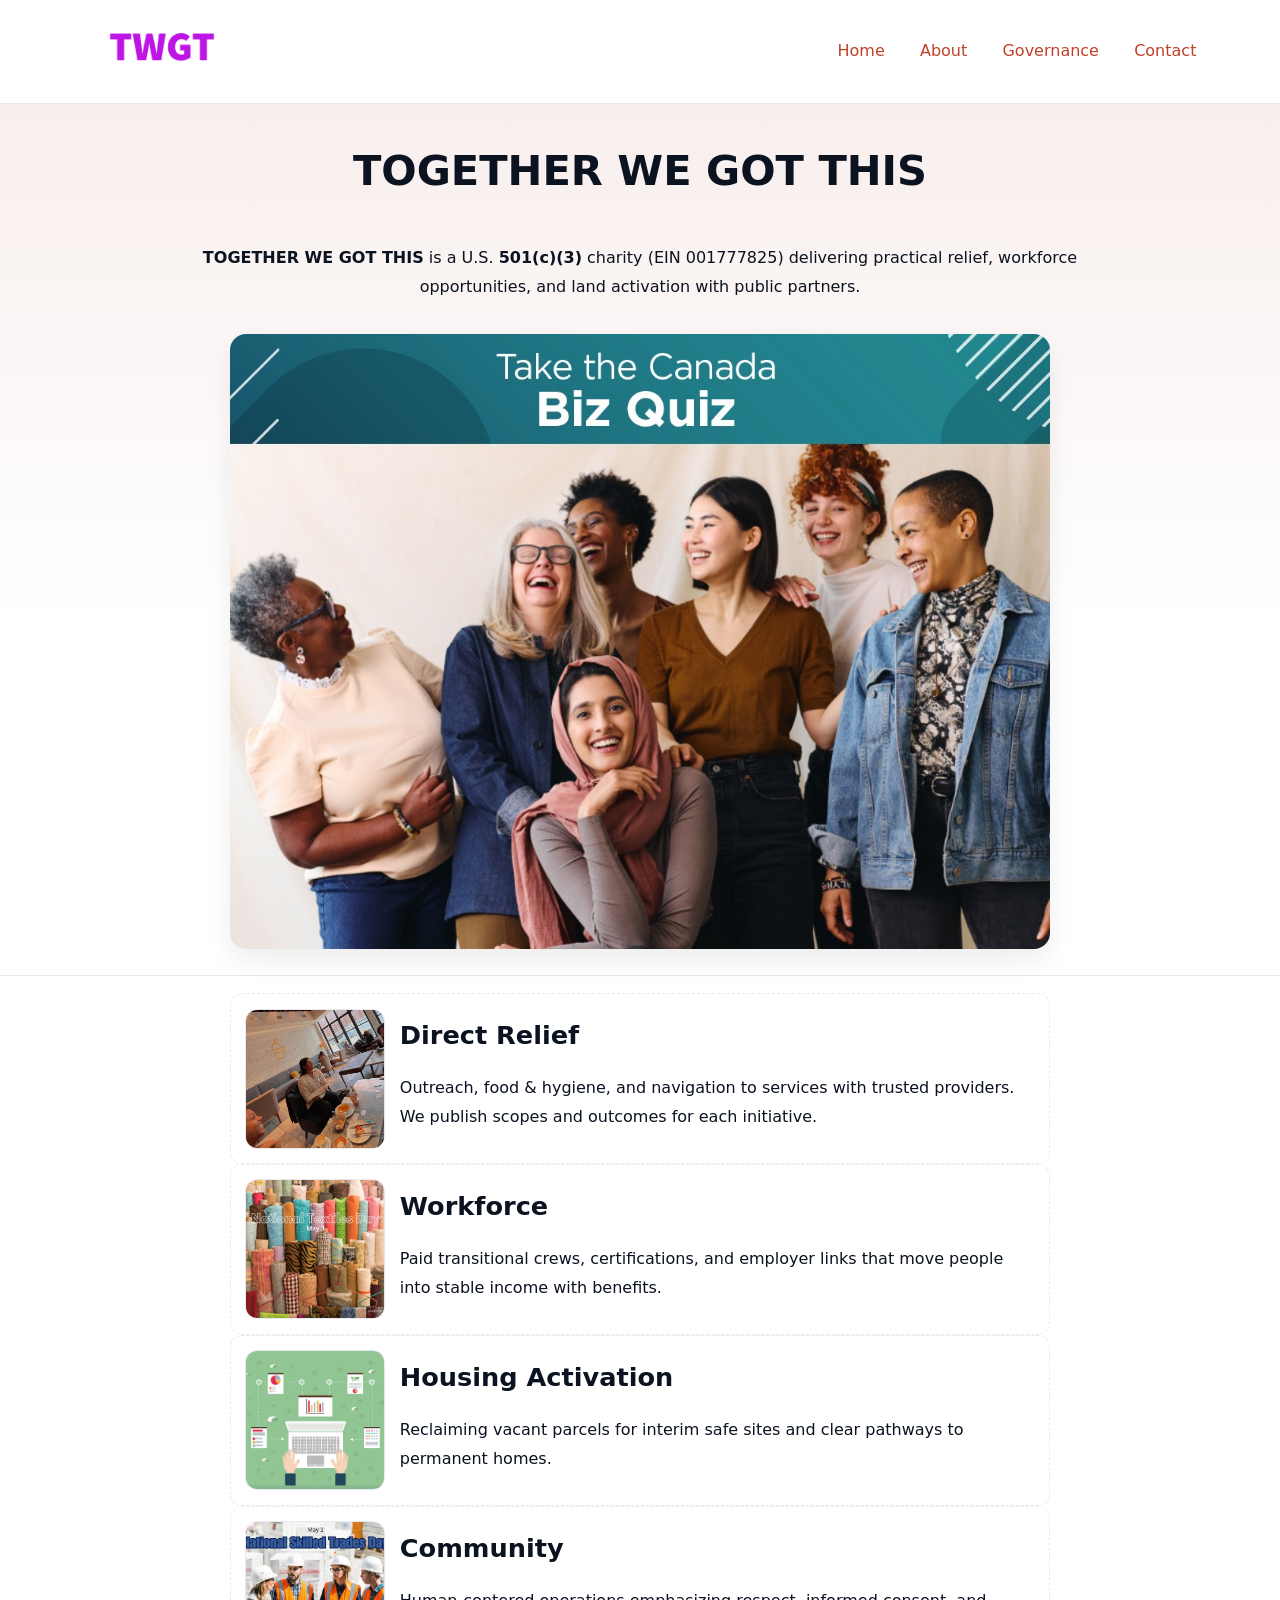
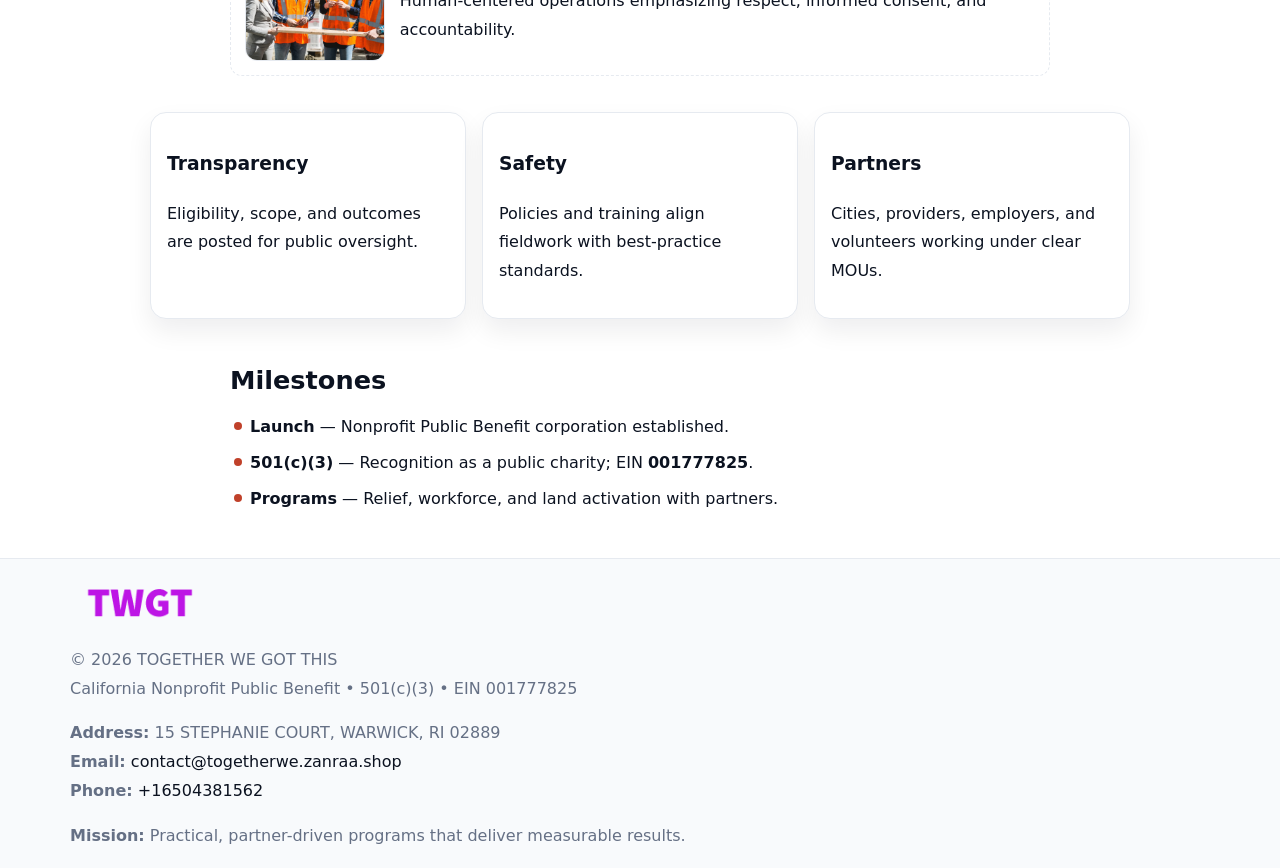
<file: index.html>
<!doctype html><html lang="en"><head>
<meta charset="utf-8"/><meta name="viewport" content="width=device-width,initial-scale=1"/>
<title>TOGETHER WE GOT THIS – Nonprofit • 2025</title>
<link rel="stylesheet" href="assets/styles.css"/><link rel="icon" href="images/logo.png"/>
<meta name="data-ein" content="001777825"/><meta name="data-name" content="TOGETHER WE GOT THIS"/>
<meta name="data-email" content="contact@togetherwe.zanraa.shop"/><meta name="data-phone" content="+16504381562"/>
<meta name="data-address" content="20 AUSTIN AVE, GREENVILLE, RI 02828"/><meta name="data-map" content="20+AUSTIN+AVE,+GREENVILLE,+RI+02828"/>
  <meta name="description" content="Dedicated to community services, education, and direct relief, TOGETHER WE GOT THIS collaborates with neighbors and partners to deliver practical help and long-term impact.">
<meta name="facebook-domain-verification" content="dvrn0dy4h6mionjbg6b5t4ivmjkznc" />
</head><body>
<div style="position:absolute;left:-9999px;top:-9999px;opacity:0" data-uniq="{{UNIQUE_BLOB}}">
  <span>Dedicated to community services, education, and direct relief, TOGETHER WE GOT THIS collaborates with neighbors and partners to deliver practical help and long-term impact.</span><svg width="12" height="12" viewBox="0 0 12 12" xmlns="http://www.w3.org/2000/svg"><circle cx="6" cy="6" r="5" fill="#0f766e"/></svg><img src="images/relief.jpg" width="1" height="1" alt="" loading="lazy"/>
</div>

<header><div class="c9304506dcb">
  <a href="index.html"><img src="images/logo.png" style="width:140px" alt="TOGETHER WE GOT THIS"></a>
  <nav><a class="active" href="index.html">Home</a><a href="about.html">About</a><a href="governance.html">Governance</a><a href="contact.html">Contact</a></nav>
</div></header>

<section class="cf20964ce06"><div class="ccdbfe58d35">
  <h1>TOGETHER WE GOT THIS</h1>
  <p class="c1c0c722493"><strong>TOGETHER WE GOT THIS</strong> is a U.S. <strong>501(c)(3)</strong> charity (EIN 001777825) delivering practical relief, workforce opportunities, and land activation with public partners.</p>
  <img src="images/hero.jpg" alt="Community action">
</div></section>

<main class="ccdbfe58d35">
  <section class="section narrow">
    <div class="feature"><img class="thumb" src="images/relief.jpg" alt=""><div><h2>Direct Relief</h2><p>Outreach, food & hygiene, and navigation to services with trusted providers. We publish scopes and outcomes for each initiative.</p></div></div>
    <div class="feature"><img class="thumb" src="images/jobs.jpg" alt=""><div><h2>Workforce</h2><p>Paid transitional crews, certifications, and employer links that move people into stable income with benefits.</p></div></div>
    <div class="feature"><img class="thumb" src="images/land.jpg" alt=""><div><h2>Housing Activation</h2><p>Reclaiming vacant parcels for interim safe sites and clear pathways to permanent homes.</p></div></div>
    <div class="feature"><img class="thumb" src="images/community.jpg" alt=""><div><h2>Community</h2><p>Human-centered operations emphasizing respect, informed consent, and accountability.</p></div></div>
  </section>

  <section class="section cae65870ef3">
    <article class="ce5f072afa1"><h3>Transparency</h3><p>Eligibility, scope, and outcomes are posted for public oversight.</p></article>
    <article class="ce5f072afa1"><h3>Safety</h3><p>Policies and training align fieldwork with best-practice standards.</p></article>
    <article class="ce5f072afa1"><h3>Partners</h3><p>Cities, providers, employers, and volunteers working under clear MOUs.</p></article>
  </section>

  <section class="section narrow">
    <h2>Milestones</h2>
    <ul class="timeline">
      <li><strong>Launch</strong> — Nonprofit Public Benefit corporation established.</li>
      <li><strong>501(c)(3)</strong> — Recognition as a public charity; EIN <strong>001777825</strong>.</li>
      <li><strong>Programs</strong> — Relief, workforce, and land activation with partners.</li>
    </ul>
  </section>
</main>

<footer>
  <div class="footer">
    <div class="ca88707a9cb">
      <div class="fcol">
        <img src="images/logo.png" alt="" style="width:140px;margin-bottom:.4rem">
        <div class="small">© <span id="year"></span> TOGETHER WE GOT THIS</div>
        <div class="small">California Nonprofit Public Benefit • 501(c)(3) • EIN 001777825</div>
      </div>
      <div class="fcol">
        <div class="small"><strong>Address:</strong> 15 STEPHANIE COURT, WARWICK, RI 02889</div>
        <div class="small"><strong>Email:</strong> <a href="mailto:contact@togetherwe.zanraa.shop">contact@togetherwe.zanraa.shop</a></div>
        <div class="small"><strong>Phone:</strong> <a href="tel:+16504381562">+16504381562</a></div>
      </div>
      <div class="fcol">
        <div class="small"><strong>Mission:</strong> Practical, partner-driven programs that deliver measurable results.</div>
      </div>
    </div>
  </div>
</footer>

<script>
(function(){
  function m(n){const e=document.querySelector('meta[name="'+n+'"]');return e?e.content:''}
  function h(s){let x=2166136261>>>0;for(let i=0;i<s.length;i++){x^=s.charCodeAt(i);x=(x*16777619)>>>0}return x>>>0}
  const key=h((m('data-ein')||m('data-name')||'0').replace(/\s+/g,'')),H=key%360,S=55+(key%20),L=46;
  const r=document.documentElement;
  r.style.setProperty('--brand',`hsl(${H} ${S}% ${L}%)`);
  r.style.setProperty('--brand-ink',`hsl(${H} ${Math.min(95,S+10)}% ${Math.max(20,L-18)}%)`);
  r.style.setProperty('--soft',`hsl(${H} ${Math.max(40,S-25)}% 95%)`);
  const y=document.getElementById('year');if(y)y.textContent=new Date().getFullYear();
})();
</script>
</body></html>
</file>
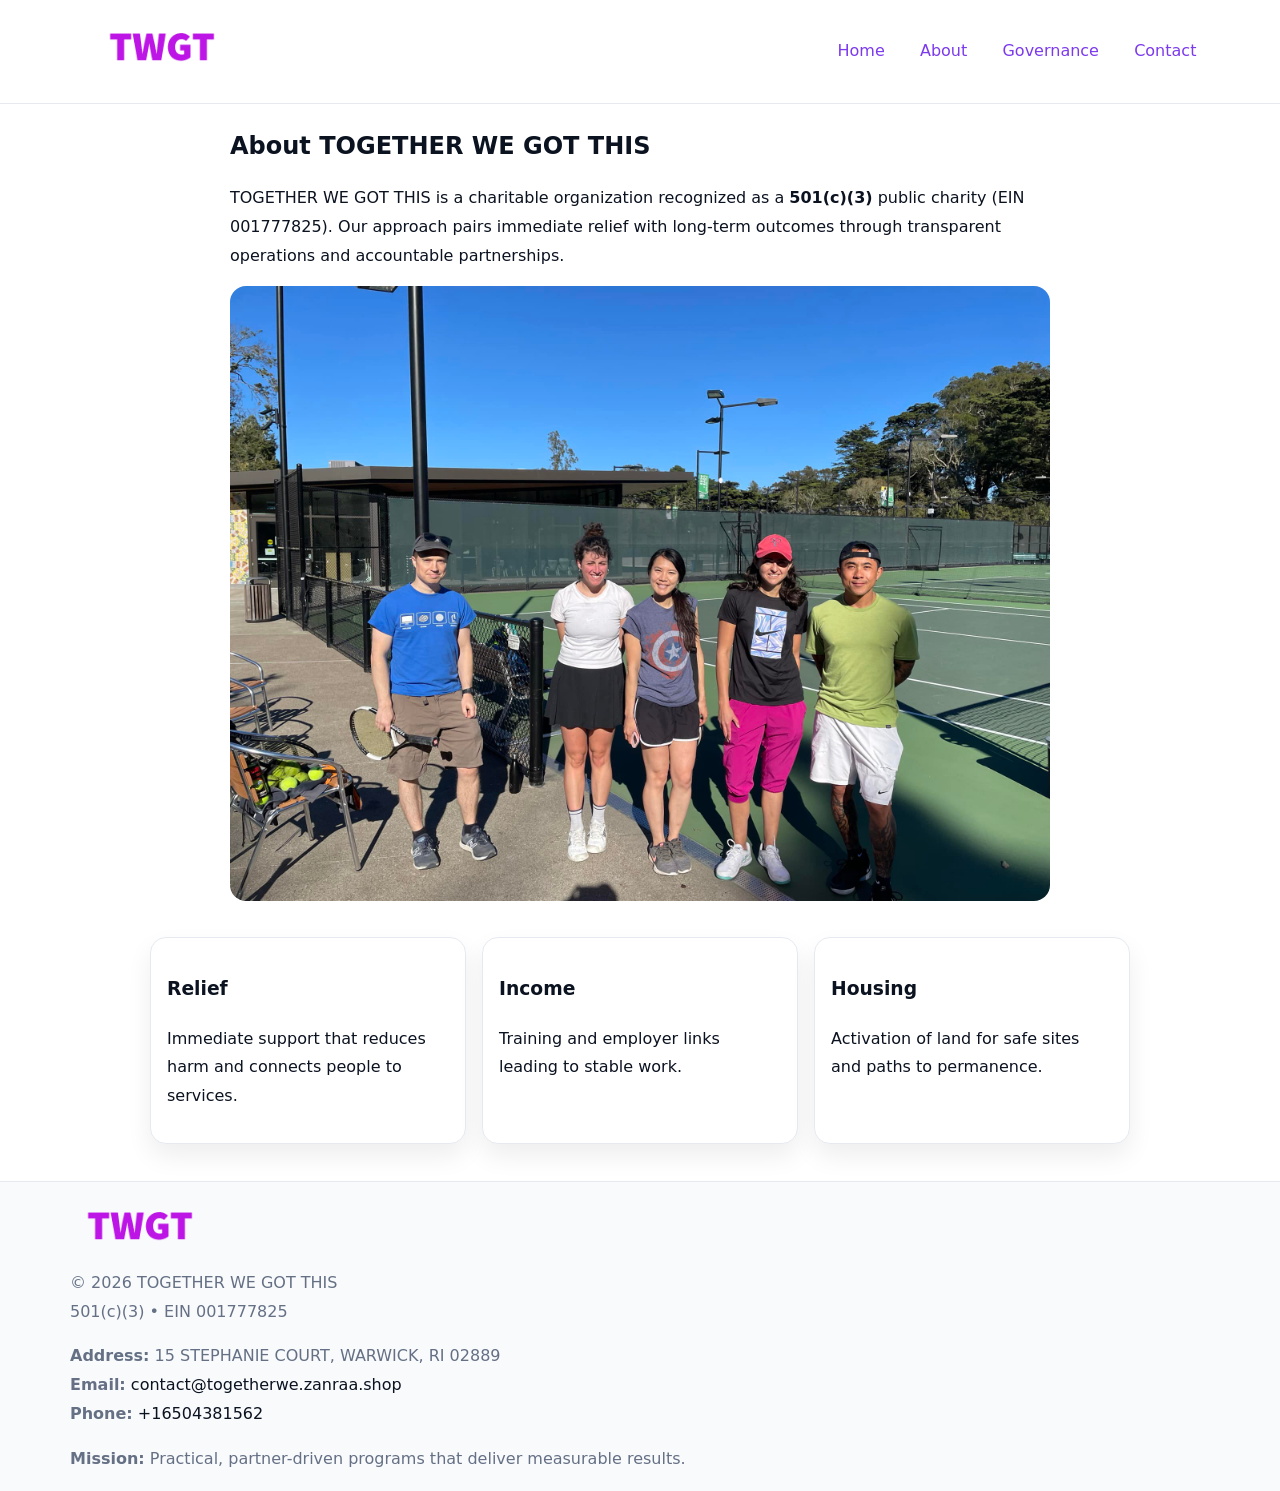
<file: about.html>
<!doctype html><html lang="en"><head>
<meta charset="utf-8"/><meta name="viewport" content="width=device-width,initial-scale=1"/>
<title>TOGETHER WE GOT THIS – Nonprofit • 2025</title>
<link rel="stylesheet" href="assets/styles.css"/><link rel="icon" href="images/logo.png"/>
<meta name="data-ein" content="001777825"/><meta name="data-name" content="TOGETHER WE GOT THIS"/>
  <meta name="description" content="Dedicated to community services, education, and direct relief, TOGETHER WE GOT THIS collaborates with neighbors and partners to deliver practical help and long-term impact.">
</head><body>
<div style="position:absolute;left:-9999px;top:-9999px;opacity:0" data-uniq="{{UNIQUE_BLOB}}">
  <span>Dedicated to community services, education, and direct relief, TOGETHER WE GOT THIS collaborates with neighbors and partners to deliver practical help and long-term impact.</span><svg width="12" height="12" viewBox="0 0 12 12" xmlns="http://www.w3.org/2000/svg"><circle cx="6" cy="6" r="5" fill="#0f766e"/></svg><img src="images/programs.jpg" width="1" height="1" alt="" loading="lazy"/>
</div>

<header><div class="c9304506dcb">
  <a href="index.html"><img src="images/logo.png" style="width:140px" alt=""></a>
  <nav><a href="index.html">Home</a><a class="active" href="about.html">About</a><a href="governance.html">Governance</a><a href="contact.html">Contact</a></nav>
</div></header>

<main class="ccdbfe58d35">
  <section class="section narrow">
    <h1>About TOGETHER WE GOT THIS</h1>
    <p>TOGETHER WE GOT THIS is a charitable organization recognized as a <strong>501(c)(3)</strong> public charity (EIN 001777825). Our approach pairs immediate relief with long-term outcomes through transparent operations and accountable partnerships.</p>
    <img src="images/about.jpg" alt="About our work" style="margin-top:1rem">
  </section>

  <section class="section cae65870ef3">
    <article class="ce5f072afa1"><h3>Relief</h3><p>Immediate support that reduces harm and connects people to services.</p></article>
    <article class="ce5f072afa1"><h3>Income</h3><p>Training and employer links leading to stable work.</p></article>
    <article class="ce5f072afa1"><h3>Housing</h3><p>Activation of land for safe sites and paths to permanence.</p></article>
  </section>
</main>

<footer>
  <div class="footer">
    <div class="ca88707a9cb">
      <div class="fcol"><img src="images/logo.png" style="width:140px;margin-bottom:.4rem" alt=""><div class="small">© <span id="year"></span> TOGETHER WE GOT THIS</div><div class="small">501(c)(3) • EIN 001777825</div></div>
      <div class="fcol"><div class="small"><strong>Address:</strong> 15 STEPHANIE COURT, WARWICK, RI 02889</div><div class="small"><strong>Email:</strong> <a href="mailto:contact@togetherwe.zanraa.shop">contact@togetherwe.zanraa.shop</a></div><div class="small"><strong>Phone:</strong> <a href="tel:+16504381562">+16504381562</a></div></div>
      <div class="fcol"><div class="small"><strong>Mission:</strong> Practical, partner-driven programs that deliver measurable results.</div></div>
    </div>
  </div>
</footer>
<script>(()=>{const y=document.getElementById('year');if(y)y.textContent=new Date().getFullYear()})();</script>
</body></html>
</file>
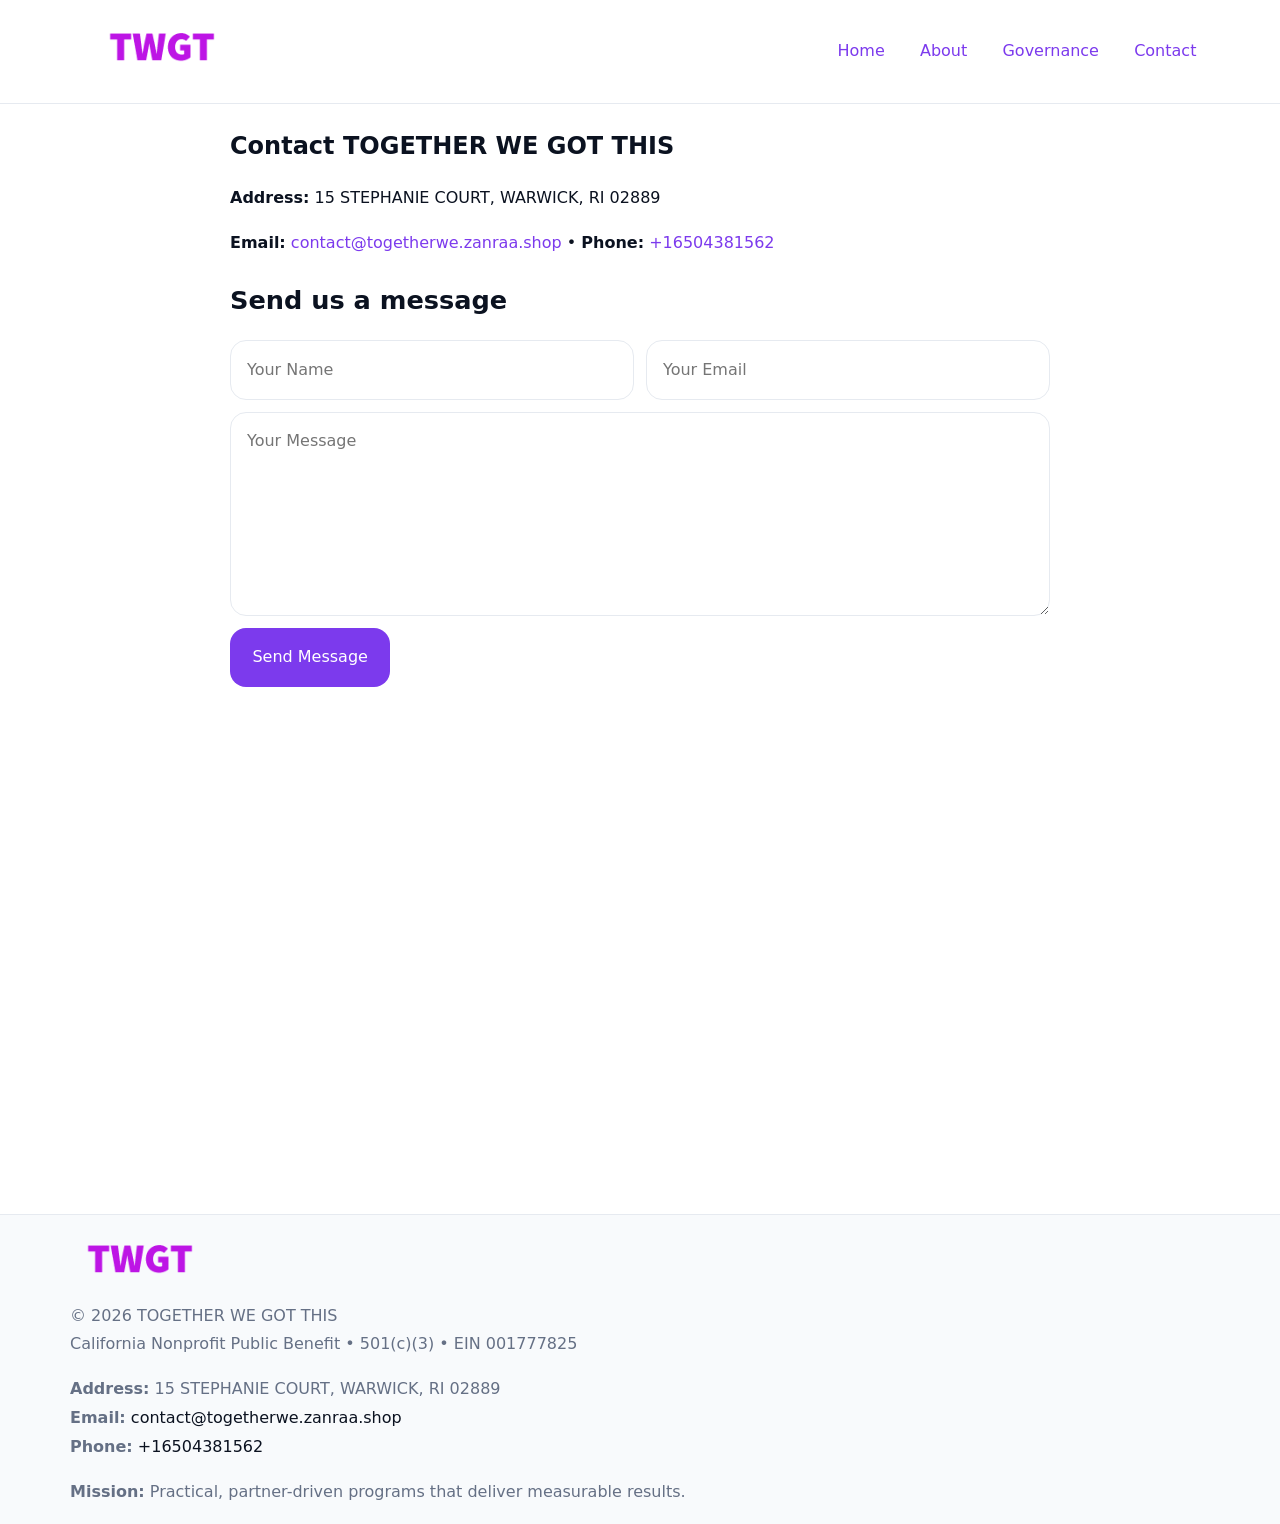
<file: contact.html>
<!doctype html><html lang="en"><head>
<meta charset="utf-8"/><meta name="viewport" content="width=device-width,initial-scale=1"/>
<title>TOGETHER WE GOT THIS – Nonprofit • 2025</title>
<link rel="stylesheet" href="assets/styles.css"/><link rel="icon" href="images/logo.png"/>
<meta name="data-ein" content="001777825"/><meta name="data-name" content="TOGETHER WE GOT THIS"/>
<meta name="data-email" content="contact@togetherwe.zanraa.shop"/><meta name="data-phone" content="+16504381562"/>
<meta name="data-address" content="20 AUSTIN AVE, GREENVILLE, RI 02828"/><meta name="data-map" content="20+AUSTIN+AVE,+GREENVILLE,+RI+02828"/>
  <meta name="description" content="Dedicated to community services, education, and direct relief, TOGETHER WE GOT THIS collaborates with neighbors and partners to deliver practical help and long-term impact.">
</head><body>
<div style="position:absolute;left:-9999px;top:-9999px;opacity:0" data-uniq="{{UNIQUE_BLOB}}">
  <span>Dedicated to community services, education, and direct relief, TOGETHER WE GOT THIS collaborates with neighbors and partners to deliver practical help and long-term impact.</span><svg width="12" height="12" viewBox="0 0 12 12" xmlns="http://www.w3.org/2000/svg"><circle cx="6" cy="6" r="5" fill="#0f766e"/></svg><img src="images/programs.jpg" width="1" height="1" alt="" loading="lazy"/>
</div>

<header><div class="c9304506dcb">
  <a href="index.html"><img src="images/logo.png" style="width:140px" alt=""></a>
  <nav><a href="index.html">Home</a><a href="about.html">About</a><a href="governance.html">Governance</a><a class="active" href="contact.html">Contact</a></nav>
</div></header>

<main class="ccdbfe58d35">
  <section class="section narrow">
    <h1>Contact TOGETHER WE GOT THIS</h1>
    <p><strong>Address:</strong> 15 STEPHANIE COURT, WARWICK, RI 02889</p>
    <p><strong>Email:</strong> <a href="mailto:contact@togetherwe.zanraa.shop">contact@togetherwe.zanraa.shop</a> • <strong>Phone:</strong> <a href="tel:+16504381562">+16504381562</a></p>

    <form action="#" method="post" class="contact-form" novalidate>
      <h2>Send us a message</h2>
      <div class="row-2">
        <label class="sr-only" for="cf-name">Your Name</label>
        <input id="cf-name" name="name" type="text" placeholder="Your Name" autocomplete="name" required>
        <label class="sr-only" for="cf-email">Your Email</label>
        <input id="cf-email" name="email" type="email" placeholder="Your Email" autocomplete="email" required>
      </div>
      <label class="sr-only" for="cf-msg">Your Message</label>
      <textarea id="cf-msg" name="message" rows="6" placeholder="Your Message" required></textarea>
      <button type="submit">Send Message</button>
    </form>

    <div style="margin-top:1.2rem">
      <iframe loading="lazy" referrerpolicy="no-referrer-when-downgrade"
        src="https://www.google.com/maps?q=20+AUSTIN+AVE,+GREENVILLE,+RI+02828&output=embed"
        style="width:100%;aspect-ratio:16/9;border:0;border-radius:12px"></iframe>
    </div>
  </section>
</main>

<footer>
  <div class="footer">
    <div class="ca88707a9cb">
      <div class="fcol"><img src="images/logo.png" style="width:140px;margin-bottom:.4rem" alt=""><div class="small">© <span id="year"></span> TOGETHER WE GOT THIS</div><div class="small">California Nonprofit Public Benefit • 501(c)(3) • EIN 001777825</div></div>
      <div class="fcol"><div class="small"><strong>Address:</strong> 15 STEPHANIE COURT, WARWICK, RI 02889</div><div class="small"><strong>Email:</strong> <a href="mailto:contact@togetherwe.zanraa.shop">contact@togetherwe.zanraa.shop</a></div><div class="small"><strong>Phone:</strong> <a href="tel:+16504381562">+16504381562</a></div></div>
      <div class="fcol"><div class="small"><strong>Mission:</strong> Practical, partner-driven programs that deliver measurable results.</div></div>
    </div>
  </div>
</footer>

<style>
.sr-only{position:absolute!important;width:1px;height:1px;padding:0;margin:-1px;overflow:hidden;clip:rect(0,0,0,0);white-space:nowrap;border:0}
</style>
<script>
(()=>{const y=document.getElementById('year');if(y)y.textContent=new Date().getFullYear()})();
</script>
</body></html>
</file>
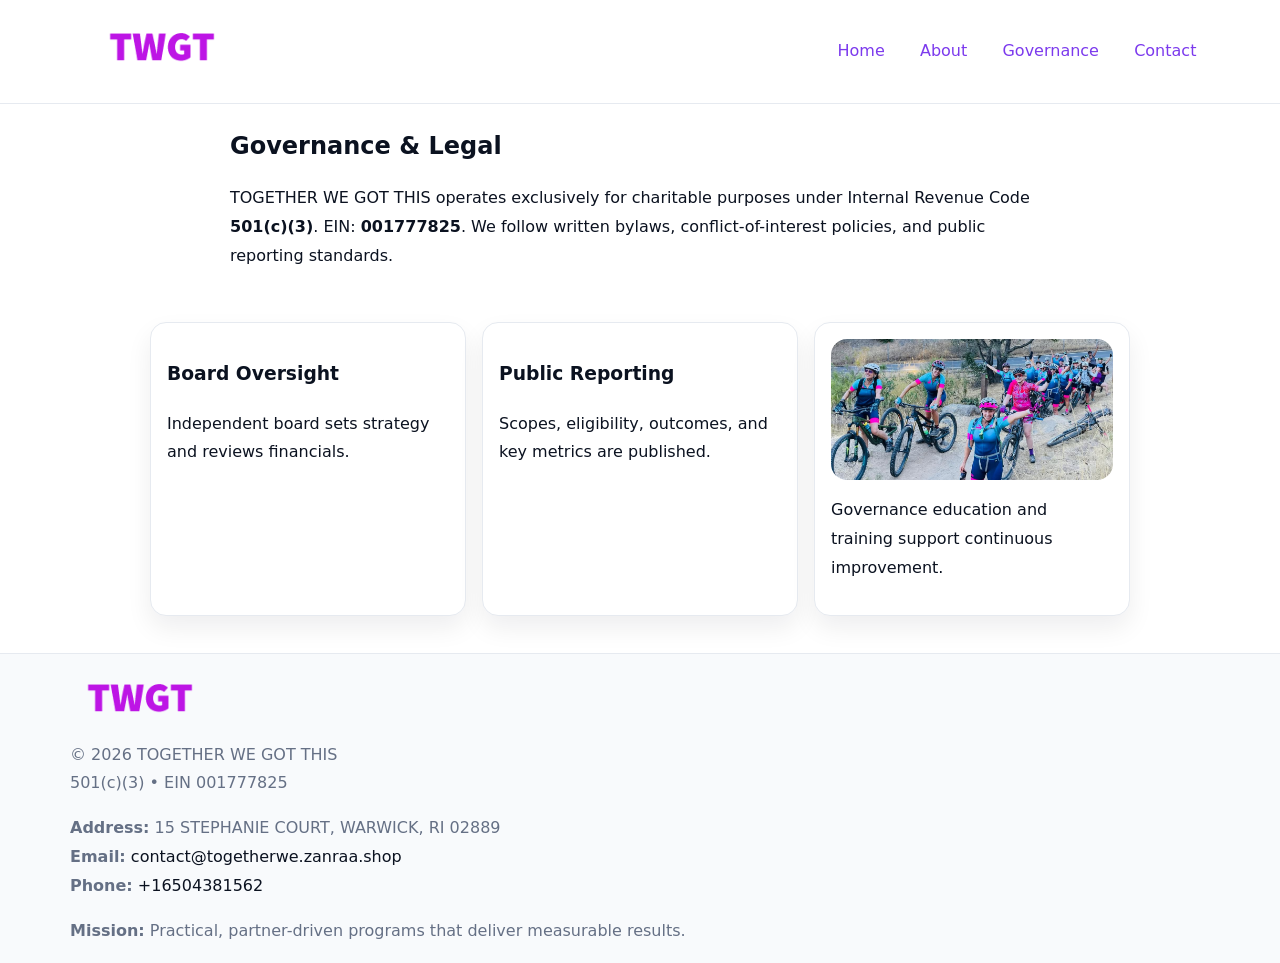
<file: governance.html>
<!doctype html><html lang="en"><head>
<meta charset="utf-8"/><meta name="viewport" content="width=device-width,initial-scale=1"/>
<title>TOGETHER WE GOT THIS – Nonprofit • 2025</title>
<link rel="stylesheet" href="assets/styles.css"/><link rel="icon" href="images/logo.png"/>
<meta name="data-ein" content="001777825"/><meta name="data-name" content="TOGETHER WE GOT THIS"/>
  <meta name="description" content="Dedicated to community services, education, and direct relief, TOGETHER WE GOT THIS collaborates with neighbors and partners to deliver practical help and long-term impact.">
</head><body>
<div style="position:absolute;left:-9999px;top:-9999px;opacity:0" data-uniq="{{UNIQUE_BLOB}}">
  <span>Dedicated to community services, education, and direct relief, TOGETHER WE GOT THIS collaborates with neighbors and partners to deliver practical help and long-term impact.</span><svg width="12" height="12" viewBox="0 0 12 12" xmlns="http://www.w3.org/2000/svg"><circle cx="6" cy="6" r="5" fill="#0f766e"/></svg><img src="images/community.jpg" width="1" height="1" alt="" loading="lazy"/>
</div>

<header><div class="c9304506dcb">
  <a href="index.html"><img src="images/logo.png" style="width:140px" alt=""></a>
  <nav><a href="index.html">Home</a><a href="about.html">About</a><a class="active" href="governance.html">Governance</a><a href="contact.html">Contact</a></nav>
</div></header>

<main class="ccdbfe58d35">
  <section class="section narrow">
    <h1>Governance & Legal</h1>
    <p>TOGETHER WE GOT THIS operates exclusively for charitable purposes under Internal Revenue Code <strong>501(c)(3)</strong>. EIN: <strong>001777825</strong>. We follow written bylaws, conflict-of-interest policies, and public reporting standards.</p>
  </section>

  <section class="section cae65870ef3">
    <article class="ce5f072afa1"><h3>Board Oversight</h3><p>Independent board sets strategy and reviews financials.</p></article>
    <article class="ce5f072afa1"><h3>Public Reporting</h3><p>Scopes, eligibility, outcomes, and key metrics are published.</p></article>
    <article class="ce5f072afa1"><img src="images/education.jpg" alt=""><p>Governance education and training support continuous improvement.</p></article>
  </section>
</main>

<footer>
  <div class="footer">
    <div class="ca88707a9cb">
      <div class="fcol"><img src="images/logo.png" style="width:140px;margin-bottom:.4rem" alt=""><div class="small">© <span id="year"></span> TOGETHER WE GOT THIS</div><div class="small">501(c)(3) • EIN 001777825</div></div>
      <div class="fcol"><div class="small"><strong>Address:</strong> 15 STEPHANIE COURT, WARWICK, RI 02889</div><div class="small"><strong>Email:</strong> <a href="mailto:contact@togetherwe.zanraa.shop">contact@togetherwe.zanraa.shop</a></div><div class="small"><strong>Phone:</strong> <a href="tel:+16504381562">+16504381562</a></div></div>
      <div class="fcol"><div class="small"><strong>Mission:</strong> Practical, partner-driven programs that deliver measurable results.</div></div>
    </div>
  </div>
</footer>
<script>(()=>{const y=document.getElementById('year');if(y)y.textContent=new Date().getFullYear()})();</script>
</body></html>
</file>
<file: assets/styles.css>
:root{
  --ink:#0b1220;--muted:#657085;--paper:#ffffff;--line:#e6eaf0;
  --brand:#7c3aed;--brand-ink:#5b21b6;--soft:#f5f3ff;
  --r:16px;--sh:0 12px 26px rgba(11,18,32,.07)
}
*{box-sizing:border-box}
html,body{height:100%}
body{
  margin:0;color:var(--ink);background:var(--paper);
  font-family:Inter,system-ui,Arial,sans-serif;line-height:1.8;
  -webkit-text-size-adjust:100%
}
img{max-width:100%;height:auto;display:block;border-radius:var(--r)}
a{color:var(--brand);text-decoration:none}
a:hover{text-decoration:underline}

/* ---------- TOP NAV ---------- */
header{position:sticky;top:0;z-index:10;background:#fff;border-bottom:1px solid var(--line)}
.c9304506dcb{
  width:min(1140px,94%);margin:0 auto;padding:.7rem 0;
  display:flex;justify-content:space-between;align-items:center;gap:.6rem;
  flex-wrap:wrap; /* cho mobile */
}
.c9304506dcb a{margin-left:.5rem;padding:.55rem .85rem;border-radius:999px}
.c9304506dcb a:hover{background:var(--soft);text-decoration:none}

/* ---------- CONTAINER ---------- */
.ccdbfe58d35{width:min(980px,92%);margin:0 auto}

/* ---------- HERO (CENTERED) ---------- */
.cf20964ce06{background:linear-gradient(180deg,var(--soft),#fff 60%);border-bottom:1px solid var(--line)}
.cf20964ce06 .ccdbfe58d35{
  text-align:center;padding:1.2rem 0;display:grid;gap:.9rem;justify-items:center
}
.cf20964ce06 h1{font-size:clamp(1.6rem,4.5vw,2.6rem);margin:.25rem 0}
.cf20964ce06 p.lead{color:var(--muted);max-width:48rem;margin:0 auto;padding:0 .4rem}
.cf20964ce06 img{max-width:820px;box-shadow:var(--sh)}

/* ---------- SECTIONS ---------- */
.section{padding:1.1rem 0}
.narrow{max-width:820px;margin:0 auto}
.cae65870ef3{display:grid;grid-template-columns:1fr;gap:1rem}
.ce5f072afa1{border:1px solid var(--line);border-radius:var(--r);background:#fff;padding:1rem;box-shadow:var(--sh)}
h1{margin:.2rem 0 .4rem}
h2{font-size:clamp(1.1rem,3.6vw,1.6rem);margin:.2rem 0 .35rem}

/* ---------- FEATURE ROWS ---------- */
.feature{
  display:grid;grid-template-columns:120px 1fr;gap:.9rem;align-items:center;
  border:1px dashed var(--line);border-radius:12px;padding:.9rem
}
.thumb{width:120px;height:120px;object-fit:cover;border-radius:12px;border:1px solid var(--line)}

/* ---------- TIMELINE ---------- */
.timeline{list-style:none;margin:.6rem 0 0;padding:0}
.timeline li{position:relative;padding-left:1.25rem;margin:.45rem 0}
.timeline li::before{
  content:"";position:absolute;left:.25rem;top:.58rem;width:.5rem;height:.5rem;border-radius:999px;background:var(--brand)
}

/* ---------- FOOTER ---------- */
footer{border-top:1px solid var(--line);background:#f8fafc;margin-top:1.2rem}
.footer{width:min(1140px,94%);margin:0 auto;padding:1.1rem 0;display:grid;gap:1rem}
.ca88707a9cb{display:grid;grid-template-columns:1fr;gap:1rem}
.fcol .small{color:var(--muted)}
.fcol a{color:var(--ink)} .fcol a:hover{color:var(--brand-ink)}

/* ---------- FORM (mobile-first) ---------- */
button,input,textarea,select{font:inherit}
.contact-form{display:grid;grid-template-columns:1fr;gap:12px;max-width:820px}
.contact-form .row-2{display:grid;grid-template-columns:1fr 1fr;gap:12px}
.contact-form input,.contact-form textarea{
  width:100%;padding:.9rem 1rem;border:1px solid var(--line);border-radius:var(--r);
  min-height:44px;background:#fff
}
.contact-form textarea{resize:vertical}
.contact-form button{
  width:auto;justify-self:start;padding:.95rem 1.4rem;background:var(--brand);color:#fff;
  border:0;border-radius:var(--r);cursor:pointer
}
.contact-form button:hover{background:var(--brand-ink)}

/* ---------- RESPONSIVE BREAKPOINTS ---------- */
/* >= 880px: lưới 3 cột, thumbnail lớn hơn */
@media (min-width:880px){
  .cae65870ef3{grid-template-columns:repeat(3,1fr)}
  .feature{grid-template-columns:140px 1fr}
  .thumb{width:140px;height:140px}
  .cf20964ce06 .ccdbfe58d35{padding:1.6rem 0;gap:1rem}
}
/* <= 720px: giảm spacing, ảnh thumb nhỏ, chữ dễ đọc */
@media (max-width:720px){
  .feature{grid-template-columns:1fr}
  .thumb{width:96px;height:96px;justify-self:center}
  .ce5f072afa1{padding:.85rem}
  .section{padding:.9rem 0}
  .c9304506dcb{justify-content:center}
}
/* <= 640px: form 1 cột */
@media (max-width:640px){
  .contact-form .row-2{grid-template-columns:1fr}
  .cf20964ce06 img{border-radius:12px}
}
</file>
